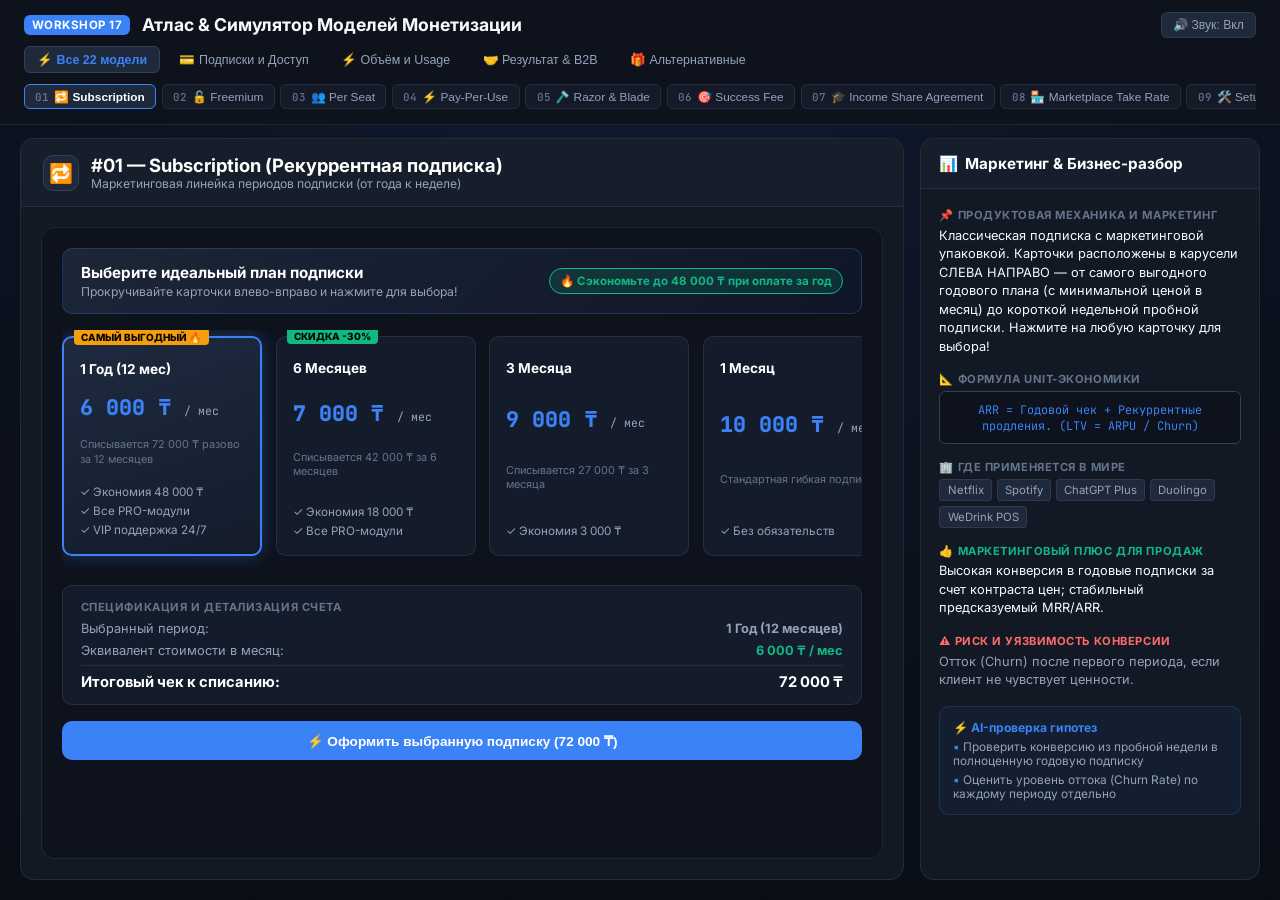
<file: index.html>
<!DOCTYPE html>
<html lang="ru">
<head>
  <meta charset="UTF-8">
  <meta name="viewport" content="width=device-width, initial-scale=1.0">
  <title>Матрица Моделей Монетизации — 22 Интерактивных Прототипа</title>
  
  <!-- Vector Favicon -->
  <link rel="icon" type="image/svg+xml" href="data:image/svg+xml,<svg xmlns='http://www.w3.org/2000/svg' viewBox='0 0 100 100'><text y='.9em' font-size='90'>⚡</text></svg>">
  
  <!-- Google Fonts -->
  <link rel="preconnect" href="https://fonts.googleapis.com">
  <link rel="preconnect" href="https://fonts.gstatic.com" crossorigin>
  <link href="https://fonts.googleapis.com/css2?family=Inter:wght@400;500;600;700&family=JetBrains+Mono:wght@500;700&family=Outfit:wght@600;700;800&display=swap" rel="stylesheet">
  
  <link rel="stylesheet" href="styles.css">
</head>
<body>

  <!-- Ambient Glow Background -->
  <div class="ambient-glow"></div>

  <!-- Header & Navigation -->
  <header class="app-header">
    <div class="header-top">
      <div class="logo-container">
        <span class="logo-badge">WORKSHOP 17</span>
        <h1 class="app-title">Атлас & Симулятор Моделей Монетизации</h1>
      </div>
      
      <div class="header-actions">
        <button id="sound-toggle" class="sound-toggle-btn" onclick="toggleSound()">
          🔊 Звук: Вкл
        </button>
      </div>
    </div>

    <!-- Category Tabs Filter -->
    <div class="category-bar" id="category-bar">
      <!-- Populated dynamically via JS -->
    </div>

    <!-- Model Carousel/Selector Pills -->
    <div class="models-scroll-bar" id="models-scroll-bar">
      <!-- Populated dynamically via JS -->
    </div>
  </header>

  <!-- Dual-Panel Main Workspace (75% / 25%) -->
  <main class="app-workspace">
    
    <!-- LEFT PANEL: 75% VISUAL STAGE & LIVE SIMULATOR -->
    <section class="main-stage">
      <div class="stage-header" id="stage-header">
        <!-- Dynamic header via JS -->
      </div>

      <div class="stage-body" id="stage-body">
        <!-- Dynamic visual interactive simulator via JS -->
      </div>
    </section>

    <!-- RIGHT PANEL: 25% SIDEBAR BUSINESS BREAKDOWN -->
    <aside class="sidebar-panel">
      <div class="sidebar-header">
        <h3 class="sidebar-title" id="sidebar-title">
          <span>💡</span> Бизнес-разбор
        </h3>
      </div>

      <div class="sidebar-body" id="sidebar-body">
        <!-- Dynamic breakdown & formula & AI validation via JS -->
      </div>
    </aside>
  </main>

  <!-- ENTERPRISE CHECKOUT SIMULATION MODAL -->
  <div id="checkout-modal-overlay" class="checkout-modal-overlay" style="display: none;">
    <div class="checkout-modal">
      <div class="checkout-modal-header">
        <div>
          <h3 class="checkout-modal-title">Безопасный эквайринг Stripe / B2B Pay</h3>
          <p class="checkout-modal-sub" id="checkout-item-name">Оплата подписки Business PRO</p>
        </div>
        <button class="checkout-close-btn" onclick="closeCheckoutModal()">&times;</button>
      </div>

      <div class="checkout-modal-body">
        <!-- Payment Method Tabs -->
        <div class="pay-method-tabs">
          <button class="pay-tab active" id="tab-card" onclick="setPayMethod('card')">💳 Банковская карта</button>
          <button class="pay-tab" id="tab-b2b" onclick="setPayMethod('b2b')">🏢 Безналичный счет</button>
        </div>

        <!-- Card Payment Form -->
        <div id="pay-form-card" class="pay-form-section">
          <div class="control-group">
            <label class="control-label">Номер карты:</label>
            <div class="card-input-wrap">
              <input type="text" id="card-number-input" placeholder="4111 1111 1111 1111" value="4111 2222 3333 4444" maxlength="19" oninput="formatCardNumber(this)">
              <span id="card-brand-icon" class="card-brand-tag">VISA</span>
            </div>
          </div>

          <div style="display: grid; grid-template-columns: 1fr 1fr; gap: 0.75rem;">
            <div class="control-group">
              <label class="control-label">Срок действия:</label>
              <input type="text" id="card-exp-input" placeholder="12/28" value="12/28" maxlength="5" oninput="formatCardExp(this)">
            </div>
            <div class="control-group">
              <label class="control-label">CVC / CWW:</label>
              <input type="password" id="card-cvc-input" placeholder="•••" value="888" maxlength="3">
            </div>
          </div>

          <div class="control-group">
            <label class="control-label">Имя на карте:</label>
            <input type="text" id="card-name-input" placeholder="ALEXANDER PETROV" value="ALEXANDER PETROV" style="text-transform: uppercase;">
          </div>
        </div>

        <!-- B2B Invoice Form -->
        <div id="pay-form-b2b" class="pay-form-section" style="display: none;">
          <div class="control-group">
            <label class="control-label">Наименование компании / БИН:</label>
            <input type="text" placeholder="ТОО 'Acme Enterprise' / БИН 210440029102" value="ТОО 'WeDrink Enterprise' / БИН 210440029102">
          </div>
          <div class="control-group">
            <label class="control-label">Расчетный счет (IBAN):</label>
            <input type="text" placeholder="KZ889260192830192830" value="KZ889260192830192830">
          </div>
          <div class="control-group">
            <label class="control-label">Email для отправки счета и ЭСФ:</label>
            <input type="email" placeholder="accounting@acme-corp.com" value="accounting@wedrink.kz">
          </div>
        </div>

        <div class="checkout-amount-bar">
          <span>Сумма к списанию:</span>
          <strong id="checkout-amount-val" style="color: var(--secondary-accent); font-size: 1.15rem;">24 900 ₸</strong>
        </div>
      </div>

      <div class="checkout-modal-footer">
        <button id="checkout-submit-btn" class="sim-action-btn" style="width: 100%;" onclick="submitCheckoutPayment()">
          ⚡ Подтвердить и оплатить (<span id="checkout-btn-amount">24 900 ₸</span>)
        </button>
      </div>
    </div>
  </div>

  <script src="app.js"></script>
</body>
</html>
</file>
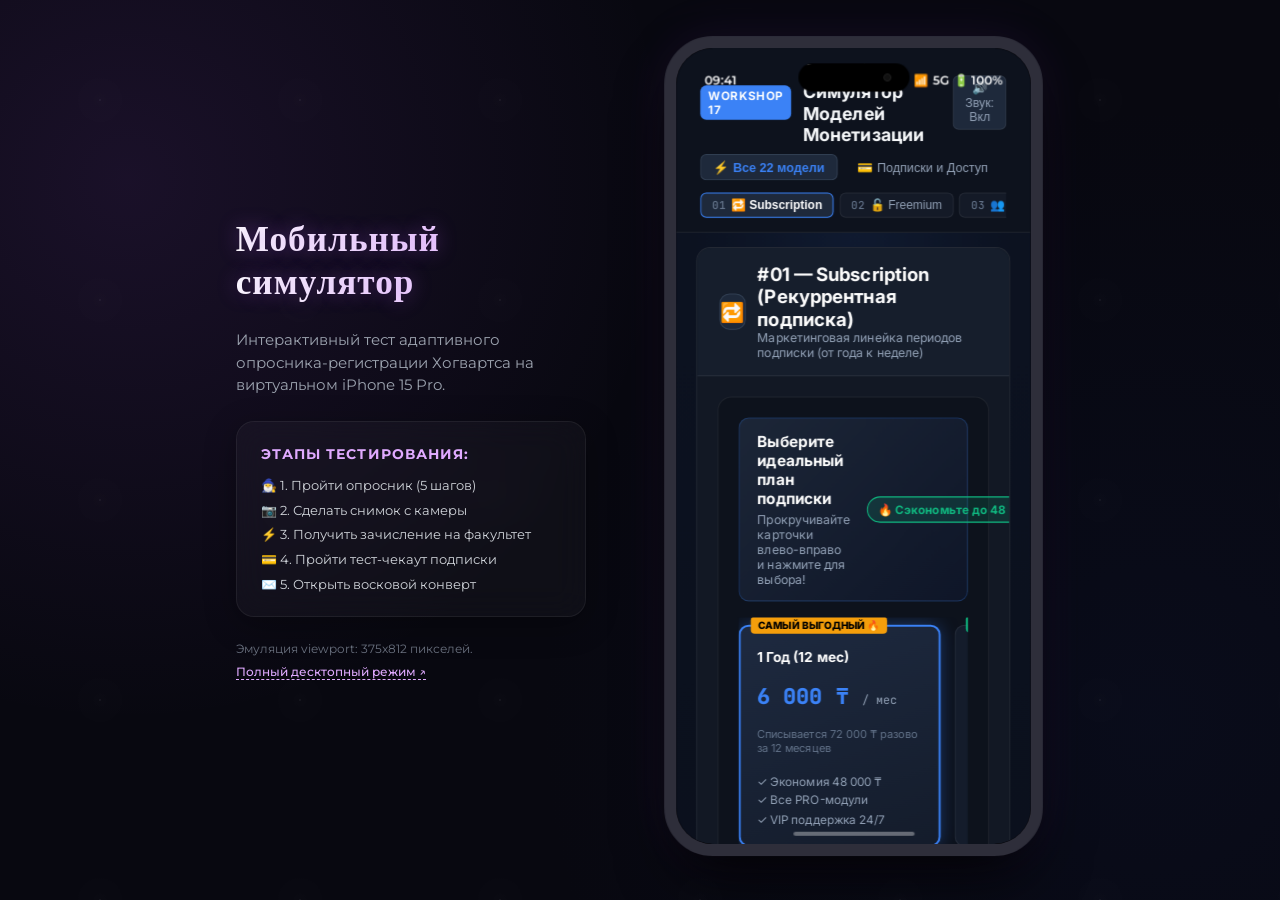
<file: iphone.html>
<!DOCTYPE html>
<html lang="ru">
<head>
  <meta charset="UTF-8">
  <meta name="viewport" content="width=device-width, initial-scale=1.0">
  <title>Хогвартс: Мобильная версия (iPhone Mockup)</title>
  
  <link rel="icon" type="image/svg+xml" href="data:image/svg+xml,<svg xmlns='http://www.w3.org/2000/svg' viewBox='0 0 100 100'><path d='M50 15 C42 20 48 30 40 40 C35 50 25 50 22 60 C20 70 30 75 35 80 C38 82 62 82 65 80 C70 75 80 70 78 60 C75 50 65 50 60 40 C52 30 58 20 50 15 Z' fill='%238b5a2b' stroke='%235c3a21' stroke-width='4' stroke-linejoin='round'/><path d='M10 80 C30 75 70 75 90 80 C80 88 20 88 10 80 Z' fill='%235c3a21' stroke='%233d2516' stroke-width='3'/><path d='M42 66 C45 69 55 69 58 66' fill='none' stroke='%233d2516' stroke-width='4' stroke-linecap='round'/><circle cx='43' cy='56' r='3' fill='%233d2516'/><circle cx='57' cy='56' r='3' fill='%233d2516'/></svg>">
  
  <link rel="preconnect" href="https://fonts.googleapis.com">
  <link rel="preconnect" href="https://fonts.gstatic.com" crossorigin>
  <link href="https://fonts.googleapis.com/css2?family=Cinzel:wght@700;800;900&family=Montserrat:wght@400;500;600;700&display=swap" rel="stylesheet">
  
  <style>
    :root {
      --bg-color: #080810;
      --font-body: 'Montserrat', sans-serif;
      --font-title: 'Cinzel', serif;
      --primary-color: #9d4edd;
      --primary-glow: rgba(157, 78, 221, 0.4);
      --secondary-color: #e0aaff;
    }

    * {
      box-sizing: border-box;
      margin: 0;
      padding: 0;
    }

    body {
      background-color: var(--bg-color);
      color: #fff;
      font-family: var(--font-body);
      height: 100vh;
      width: 100vw;
      display: flex;
      align-items: center;
      justify-content: center;
      overflow: hidden;
      position: relative;
      background-image: 
        radial-gradient(circle at 10% 20%, rgba(157, 78, 221, 0.12) 0%, transparent 40%),
        radial-gradient(circle at 90% 80%, rgba(14, 26, 64, 0.22) 0%, transparent 45%);
    }

    .stars {
      position: absolute;
      top: 0;
      left: 0;
      width: 100%;
      height: 100%;
      background-image: radial-gradient(white, rgba(255,255,255,.05) 1px, transparent 30px);
      background-size: 200px 200px;
      opacity: 0.15;
      z-index: -1;
    }

    /* Page Layout Split */
    .page-layout {
      display: flex;
      flex-direction: row;
      align-items: center;
      justify-content: center;
      gap: 5rem;
      width: 100%;
      max-width: 1100px;
      padding: 2rem;
      height: 100%;
    }

    /* Left Column Info */
    .sidebar-info {
      flex: 0 0 350px;
      display: flex;
      flex-direction: column;
      gap: 1.5rem;
    }

    .sidebar-info h1 {
      font-family: var(--font-title);
      font-size: 2.2rem;
      line-height: 1.2;
      letter-spacing: 0.03em;
      background: linear-gradient(to right, #ffffff, var(--secondary-color));
      -webkit-background-clip: text;
      -webkit-text-fill-color: transparent;
      text-shadow: 0 0 20px var(--primary-glow);
    }

    .sidebar-info p.tagline {
      font-size: 0.95rem;
      color: #9ca3af;
      line-height: 1.5;
    }

    /* Glass list of steps */
    .instructions-box {
      background: rgba(255, 255, 255, 0.03);
      backdrop-filter: blur(16px);
      -webkit-backdrop-filter: blur(16px);
      border: 1px solid rgba(255, 255, 255, 0.06);
      padding: 1.5rem;
      border-radius: 18px;
      box-shadow: 0 8px 32px 0 rgba(0, 0, 0, 0.3);
      display: flex;
      flex-direction: column;
      gap: 0.75rem;
    }

    .instructions-box h3 {
      font-size: 0.85rem;
      text-transform: uppercase;
      letter-spacing: 0.08em;
      color: var(--secondary-color);
      margin-bottom: 0.25rem;
    }

    .instructions-box ul {
      list-style: none;
      display: flex;
      flex-direction: column;
      gap: 0.6rem;
      font-size: 0.8rem;
      color: #d1d5db;
    }

    .instructions-box li {
      display: flex;
      align-items: center;
      gap: 0.5rem;
    }

    /* Lower actions & hints */
    .hint-container {
      display: flex;
      flex-direction: column;
      gap: 0.5rem;
      font-size: 0.75rem;
      color: #6b7280;
    }

    .back-to-full {
      color: var(--secondary-color);
      text-decoration: none;
      border-bottom: 1px dashed var(--secondary-color);
      align-self: flex-start;
      transition: all 0.2s ease;
      font-weight: 500;
    }

    .back-to-full:hover {
      color: #fff;
      border-color: #fff;
      text-shadow: 0 0 8px var(--primary-glow);
    }

    /* Right Column: iPhone Wrapper & Scaling */
    .iphone-container {
      display: flex;
      align-items: center;
      justify-content: center;
      position: relative;
      /* Dynamic size computed by JS */
      width: 375px;
      height: 812px;
    }

    .iphone-device {
      position: absolute;
      width: 375px;
      height: 812px;
      background: #000;
      border: 12px solid #2e2e3a;
      border-radius: 48px;
      box-shadow: 
        0 30px 60px -15px rgba(0, 0, 0, 0.95),
        0 0 50px rgba(157, 78, 221, 0.1);
      overflow: hidden;
      display: flex;
      flex-direction: column;
      transform-origin: center center;
      will-change: transform;
    }

    /* iPhone Buttons */
    .iphone-device::before {
      content: '';
      position: absolute;
      left: -15px;
      top: 140px;
      width: 3px;
      height: 50px;
      background: #3a3a4a;
      border-radius: 3px 0 0 3px;
      box-shadow: 0 60px 0 #3a3a4a;
    }

    .iphone-device::after {
      content: '';
      position: absolute;
      right: -15px;
      top: 180px;
      width: 3px;
      height: 75px;
      background: #3a3a4a;
      border-radius: 0 3px 3px 0;
    }

    /* Dynamic Island */
    .dynamic-island {
      position: absolute;
      top: 15px;
      left: 50%;
      transform: translateX(-50%);
      width: 110px;
      height: 28px;
      background: #000;
      border-radius: 20px;
      z-index: 100;
      display: flex;
      align-items: center;
      justify-content: space-between;
      padding: 0 12px;
      pointer-events: none;
    }

    .camera-lens {
      width: 8px;
      height: 8px;
      background: #111;
      border-radius: 50%;
      border: 1px solid #222;
      position: absolute;
      right: 18px;
      top: 10px;
    }

    /* Phone Status Bar */
    .status-bar {
      position: absolute;
      top: 0;
      left: 0;
      width: 100%;
      height: 48px;
      z-index: 90;
      display: flex;
      justify-content: space-between;
      align-items: center;
      padding: 15px 28px 0 28px;
      font-size: 0.72rem;
      font-weight: 600;
      color: #fff;
      pointer-events: none;
    }

    .status-right {
      display: flex;
      align-items: center;
      gap: 5px;
    }

    /* Iframe */
    .screen-content {
      width: 100%;
      height: 100%;
      border: none;
      background: #080810;
      border-radius: 36px;
      overflow: hidden;
    }

    /* Home Indicator */
    .home-indicator {
      position: absolute;
      bottom: 8px;
      left: 50%;
      transform: translateX(-50%);
      width: 120px;
      height: 4px;
      background: rgba(255, 255, 255, 0.35);
      border-radius: 2px;
      z-index: 100;
      pointer-events: none;
    }

    /* ==========================================
       RESPONSIVENESS (SMALLER DESKTOPS / TABLETS)
       ========================================== */

    @media (max-width: 900px) {
      body {
        overflow-y: auto;
        height: auto;
      }
      
      .page-layout {
        flex-direction: column;
        gap: 2.5rem;
        height: auto;
        padding: 3rem 1.5rem;
      }

      .sidebar-info {
        flex: 1;
        width: 100%;
        max-width: 500px;
        text-align: center;
        align-items: center;
      }

      .back-to-full {
        align-self: center;
      }
      
      .iphone-container {
        margin-top: 1rem;
      }
    }
  </style>
</head>
<body>
  
  <div class="stars"></div>

  <div class="page-layout">
    
    <div class="sidebar-info">
      <h1>Мобильный<br>симулятор</h1>
      <p class="tagline">Интерактивный тест адаптивного опросника-регистрации Хогвартса на виртуальном iPhone 15 Pro.</p>
      
      <div class="instructions-box">
        <h3>Этапы тестирования:</h3>
        <ul>
          <li>🧙‍♂️ 1. Пройти опросник (5 шагов)</li>
          <li>📷 2. Сделать снимок с камеры</li>
          <li>⚡ 3. Получить зачисление на факультет</li>
          <li>💳 4. Пройти тест-чекаут подписки</li>
          <li>✉️ 5. Открыть восковой конверт</li>
        </ul>
      </div>

      <div class="hint-container">
        <p>Эмуляция viewport: 375x812 пикселей.</p>
        <a href="index.html" class="back-to-full">Полный десктопный режим ↗</a>
      </div>
    </div>

    <div class="iphone-container">
      <div class="iphone-device">
        <!-- Status Bar -->
        <div class="status-bar">
          <div class="status-left">09:41</div>
          <div class="status-right">
            <span>📶</span>
            <span>5G</span>
            <span>🔋 100%</span>
          </div>
        </div>

        <!-- Dynamic Island -->
        <div class="dynamic-island">
          <div class="camera-lens"></div>
        </div>

        <!-- Embedded content -->
        <iframe class="screen-content" src="index.html"></iframe>

        <!-- Home Bar -->
        <div class="home-indicator"></div>
      </div>
    </div>

  </div>

  <script>
    function adjustScale() {
      // Scale based on height only when in row layout (viewport width > 900px)
      if (window.innerWidth > 900) {
        const device = document.querySelector('.iphone-device');
        const container = document.querySelector('.iphone-container');
        
        // Give phone 40px margin from top/bottom of the browser window
        const availableHeight = window.innerHeight - 80;
        const baseHeight = 812;
        const baseWidth = 375;
        
        const scale = availableHeight / baseHeight;
        // Limit maximum scale to 1.1x, and minimum scale to 0.45x
        const finalScale = Math.min(Math.max(scale, 0.45), 1.1);
        
        // Update device scale
        device.style.transform = `scale(${finalScale})`;
        
        // Match container physical bounding box to prevent page scrolling!
        container.style.width = `${baseWidth * finalScale}px`;
        container.style.height = `${baseHeight * finalScale}px`;
        
        // Reset phone absolute positioning offset
        device.style.top = '0';
        device.style.left = '0';
      } else {
        // Reset scaling on mobile stacked layout
        const device = document.querySelector('.iphone-device');
        const container = document.querySelector('.iphone-container');
        
        device.style.transform = '';
        device.style.top = '';
        device.style.left = '';
        container.style.width = '';
        container.style.height = '';
      }
    }

    window.addEventListener('load', adjustScale);
    window.addEventListener('resize', adjustScale);
  </script>

</body>
</html>
</file>
<file: styles.css>
/* ==========================================
   MONETIZATION MATRIX 22 - COMPLETE ENTERPRISE & MARKETING STYLESHEET
   ========================================== */

:root {
  --bg-dark: #090d16;
  --panel-bg: #121824;
  --panel-border: rgba(255, 255, 255, 0.08);
  
  --primary-accent: #3b82f6;
  --primary-glow: rgba(59, 130, 246, 0.3);
  --secondary-accent: #10b981;
  --secondary-glow: rgba(16, 185, 129, 0.3);
  --amber-accent: #f59e0b;
  --red-accent: #ef4444;
  --purple-accent: #8b5cf6;
  
  --text-main: #f8fafc;
  --text-muted: #94a3b8;
  --text-dim: #64748b;
  
  --font-heading: 'Inter', -apple-system, sans-serif;
  --font-body: 'Inter', -apple-system, sans-serif;
  --font-mono: 'JetBrains Mono', monospace;
  
  --radius-lg: 14px;
  --radius-md: 10px;
  --radius-sm: 6px;
  
  --transition-fast: 0.15s ease;
  --transition-normal: 0.25s ease;
}

* {
  box-sizing: border-box;
  margin: 0;
  padding: 0;
}

body {
  background-color: var(--bg-dark);
  color: var(--text-main);
  font-family: var(--font-body);
  height: 100vh;
  overflow: hidden;
  display: flex;
  flex-direction: column;
  position: relative;
  -webkit-font-smoothing: antialiased;
}

.ambient-glow {
  position: absolute;
  top: 0;
  left: 0;
  width: 100%;
  height: 100%;
  pointer-events: none;
  background-image: 
    radial-gradient(ellipse at 50% 0%, rgba(59, 130, 246, 0.08) 0%, transparent 65%),
    linear-gradient(to bottom, rgba(15, 23, 42, 0.6), var(--bg-dark));
  z-index: 0;
}

/* ==========================================
   HEADER & NAVIGATION BAR
   ========================================== */

.app-header {
  position: relative;
  z-index: 10;
  padding: 0.75rem 1.5rem;
  display: flex;
  flex-direction: column;
  gap: 0.55rem;
  background: #0d121d;
  border-bottom: 1px solid var(--panel-border);
}

.header-top {
  display: flex;
  align-items: center;
  justify-content: space-between;
}

.logo-container {
  display: flex;
  align-items: center;
  gap: 0.75rem;
}

.logo-badge {
  background: var(--primary-accent);
  color: #fff;
  padding: 0.2rem 0.5rem;
  border-radius: var(--radius-sm);
  font-weight: 700;
  font-size: 0.72rem;
  letter-spacing: 0.04em;
  text-transform: uppercase;
}

.app-title {
  font-family: var(--font-heading);
  font-size: 1.1rem;
  font-weight: 700;
  color: #f8fafc;
}

.sound-toggle-btn {
  background: #1e293b;
  border: 1px solid var(--panel-border);
  color: var(--text-muted);
  padding: 0.3rem 0.7rem;
  border-radius: var(--radius-sm);
  font-size: 0.76rem;
  cursor: pointer;
  display: flex;
  align-items: center;
  gap: 0.35rem;
}

.sound-toggle-btn:hover {
  background: #334155;
  color: #fff;
}

.category-bar {
  display: flex;
  align-items: center;
  gap: 0.4rem;
  overflow-x: auto;
  scrollbar-width: none;
}

.category-bar::-webkit-scrollbar {
  display: none;
}

.category-tab {
  background: transparent;
  border: 1px solid transparent;
  color: var(--text-muted);
  padding: 0.3rem 0.75rem;
  border-radius: var(--radius-sm);
  font-size: 0.78rem;
  font-weight: 500;
  cursor: pointer;
  white-space: nowrap;
}

.category-tab.active {
  background: #1e293b;
  border-color: #334155;
  color: var(--primary-accent);
  font-weight: 600;
}

.models-scroll-bar {
  display: flex;
  align-items: center;
  gap: 0.35rem;
  overflow-x: auto;
  padding: 0.15rem 0;
  scrollbar-width: thin;
}

.model-pill {
  background: #141a27;
  border: 1px solid var(--panel-border);
  color: var(--text-muted);
  padding: 0.28rem 0.65rem;
  border-radius: var(--radius-sm);
  font-size: 0.74rem;
  font-weight: 500;
  cursor: pointer;
  white-space: nowrap;
  display: flex;
  align-items: center;
  gap: 0.3rem;
}

.model-pill.active {
  background: #1e293b;
  border-color: var(--primary-accent);
  color: #fff;
  font-weight: 600;
}

.model-number {
  color: var(--text-dim);
  font-size: 0.68rem;
  font-family: var(--font-mono);
}

/* ==========================================
   WORKSPACE DUAL-PANEL LAYOUT (75% / 25%)
   ========================================== */

.app-workspace {
  position: relative;
  z-index: 5;
  flex: 1;
  display: grid;
  grid-template-columns: 1fr 340px;
  gap: 1rem;
  padding: 0.85rem 1.25rem 1.25rem 1.25rem;
  height: calc(100vh - 115px);
  overflow: hidden;
}

@media (min-width: 1500px) {
  .app-workspace {
    grid-template-columns: 1fr 390px;
  }
}

/* ==========================================
   LEFT PANEL: 75% VISUAL STAGE & SIMULATOR
   ========================================== */

.main-stage {
  background: var(--panel-bg);
  border: 1px solid var(--panel-border);
  border-radius: var(--radius-lg);
  display: flex;
  flex-direction: column;
  overflow: hidden;
  position: relative;
  height: 100%;
}

.stage-header {
  padding: 0.95rem 1.35rem;
  border-bottom: 1px solid var(--panel-border);
  display: flex;
  align-items: center;
  justify-content: space-between;
  background: #161e2c;
}

.model-title-wrap {
  display: flex;
  align-items: center;
  gap: 0.75rem;
}

.model-icon-box {
  width: 36px;
  height: 36px;
  border-radius: var(--radius-md);
  background: #1e293b;
  border: 1px solid #334155;
  display: flex;
  align-items: center;
  justify-content: center;
  font-size: 1.2rem;
}

.model-title {
  font-family: var(--font-heading);
  font-size: 1.15rem;
  font-weight: 700;
  color: #fff;
}

.model-subtitle {
  font-size: 0.76rem;
  color: var(--text-muted);
}

.stage-body {
  flex: 1;
  padding: 1.25rem;
  overflow-y: auto;
  display: flex;
  flex-direction: column;
  gap: 1.1rem;
  height: 100%;
}

/* Marketing Hero Header Card */
.marketing-hero-banner {
  background: linear-gradient(135deg, rgba(30, 41, 59, 0.9), rgba(15, 23, 42, 0.9));
  border: 1px solid rgba(59, 130, 246, 0.25);
  border-radius: var(--radius-md);
  padding: 0.85rem 1.1rem;
  display: flex;
  align-items: center;
  justify-content: space-between;
  gap: 1rem;
}

.marketing-hero-title {
  font-size: 0.95rem;
  font-weight: 700;
  color: #fff;
}

.marketing-hero-sub {
  font-size: 0.76rem;
  color: var(--text-muted);
  margin-top: 0.15rem;
}

.marketing-savings-badge {
  background: rgba(16, 185, 129, 0.15);
  border: 1px solid var(--secondary-accent);
  color: var(--secondary-accent);
  font-size: 0.72rem;
  font-weight: 700;
  padding: 0.3rem 0.65rem;
  border-radius: 20px;
  white-space: nowrap;
}

/* Simulator Container Card */
.simulator-card {
  background: #0d121c;
  border: 1px solid var(--panel-border);
  border-radius: var(--radius-lg);
  padding: 1.25rem;
  display: flex;
  flex-direction: column;
  gap: 1rem;
  position: relative;
  flex: 1;
}

.sim-section-title {
  font-size: 0.75rem;
  font-weight: 700;
  text-transform: uppercase;
  letter-spacing: 0.05em;
  color: var(--text-muted);
  display: flex;
  align-items: center;
  justify-content: space-between;
}

/* Marketing Carousel Grid for Cards (4 на 3 Vertical Cards Carousel) */
.marketing-carousel-grid {
  display: flex;
  gap: 0.85rem;
  overflow-x: auto;
  padding: 0.4rem 0.2rem 0.8rem 0.2rem;
  scroll-snap-type: x mandatory;
  scrollbar-width: thin;
}

.marketing-carousel-grid::-webkit-scrollbar {
  height: 6px;
}

.marketing-carousel-grid::-webkit-scrollbar-thumb {
  background: #334155;
  border-radius: 3px;
}

.marketing-plan-card {
  flex: 0 0 200px;
  scroll-snap-align: start;
  background: #141c2b;
  border: 1px solid var(--panel-border);
  border-radius: var(--radius-md);
  padding: 1.1rem 1rem;
  display: flex;
  flex-direction: column;
  justify-content: space-between;
  gap: 0.6rem;
  cursor: pointer;
  transition: all var(--transition-fast);
  position: relative;
  min-height: 220px;
}

.marketing-plan-card:hover {
  border-color: #334155;
  transform: translateY(-2px);
}

.marketing-plan-card.active {
  background: linear-gradient(160deg, #1e2a40, #141c2b);
  border: 2px solid var(--primary-accent) !important;
  box-shadow: 0 0 18px rgba(59, 130, 246, 0.35);
}

.marketing-plan-card.featured {
  border: 1px solid rgba(59, 130, 246, 0.4);
}

.marketing-card-badge {
  position: absolute;
  top: -10px;
  left: 10px;
  background: var(--secondary-accent);
  color: #000;
  font-size: 0.62rem;
  font-weight: 800;
  padding: 0.15rem 0.45rem;
  border-radius: 4px;
  text-transform: uppercase;
}

.marketing-card-badge.gold {
  background: var(--amber-accent);
}

.plan-card-period {
  font-size: 0.85rem;
  font-weight: 700;
  color: #fff;
  margin-top: 0.3rem;
}

.plan-card-display-price {
  font-size: 1.35rem;
  font-weight: 800;
  color: var(--primary-accent);
  font-family: var(--font-mono);
}

.plan-card-display-price span {
  font-size: 0.72rem;
  color: var(--text-muted);
  font-weight: 400;
}

.plan-card-small-print {
  font-size: 0.68rem;
  color: var(--text-dim);
  line-height: 1.3;
}

.plan-card-features {
  list-style: none;
  font-size: 0.73rem;
  color: var(--text-muted);
  display: flex;
  flex-direction: column;
  gap: 0.3rem;
  margin-top: 0.2rem;
}

.enterprise-table {
  width: 100%;
  border-collapse: collapse;
  font-size: 0.78rem;
  text-align: left;
}

.enterprise-table th {
  background: #182232;
  color: var(--text-muted);
  font-weight: 600;
  padding: 0.55rem 0.75rem;
  border-bottom: 1px solid var(--panel-border);
}

.enterprise-table td {
  padding: 0.55rem 0.75rem;
  border-bottom: 1px solid rgba(255, 255, 255, 0.04);
  color: var(--text-main);
}

.sim-action-btn {
  background: var(--primary-accent);
  color: #fff;
  border: none;
  padding: 0.7rem 1.1rem;
  border-radius: var(--radius-md);
  font-weight: 600;
  font-size: 0.85rem;
  cursor: pointer;
  display: flex;
  align-items: center;
  justify-content: center;
  gap: 0.4rem;
  transition: var(--transition-fast);
}

.sim-action-btn:hover {
  background: #2563eb;
}

.sim-action-btn.secondary {
  background: #1e293b;
  border: 1px solid var(--panel-border);
  color: var(--text-main);
}

.receipt-output-box {
  background: #141c2b;
  border: 1px solid var(--panel-border);
  border-radius: var(--radius-md);
  padding: 0.85rem 1.1rem;
  display: flex;
  flex-direction: column;
  gap: 0.45rem;
}

.receipt-title {
  font-size: 0.7rem;
  text-transform: uppercase;
  letter-spacing: 0.05em;
  color: var(--text-dim);
  font-weight: 700;
}

.receipt-row {
  display: flex;
  justify-content: space-between;
  font-size: 0.8rem;
  color: var(--text-muted);
}

.receipt-row.total {
  border-top: 1px solid var(--panel-border);
  padding-top: 0.4rem;
  font-weight: 700;
  font-size: 0.92rem;
  color: #fff;
}

.sim-toast {
  position: absolute;
  bottom: 1.1rem;
  right: 1.1rem;
  background: #1e293b;
  border: 1px solid var(--secondary-accent);
  padding: 0.6rem 1rem;
  border-radius: var(--radius-md);
  color: #fff;
  font-size: 0.8rem;
  font-weight: 500;
  display: flex;
  align-items: center;
  gap: 0.4rem;
  box-shadow: 0 10px 25px rgba(0, 0, 0, 0.4);
  animation: slideUp 0.25s ease;
  z-index: 50;
}

@keyframes slideUp {
  from { opacity: 0; transform: translateY(10px); }
  to { opacity: 1; transform: translateY(0); }
}

/* ==========================================
   RIGHT PANEL: 25% SIDEBAR BUSINESS BREAKDOWN
   ========================================== */

.sidebar-panel {
  background: var(--panel-bg);
  border: 1px solid var(--panel-border);
  border-radius: var(--radius-lg);
  display: flex;
  flex-direction: column;
  overflow: hidden;
}

.sidebar-header {
  padding: 0.95rem 1.15rem;
  border-bottom: 1px solid var(--panel-border);
  background: #161e2c;
}

.sidebar-title {
  font-family: var(--font-heading);
  font-size: 0.95rem;
  font-weight: 700;
  color: #fff;
  display: flex;
  align-items: center;
  gap: 0.4rem;
}

.sidebar-body {
  flex: 1;
  padding: 1.15rem;
  overflow-y: auto;
  display: flex;
  flex-direction: column;
  gap: 1rem;
}

.info-card-block {
  display: flex;
  flex-direction: column;
  gap: 0.3rem;
}

.info-block-title {
  font-size: 0.7rem;
  text-transform: uppercase;
  letter-spacing: 0.05em;
  color: var(--text-dim);
  font-weight: 700;
}

.info-block-text {
  font-size: 0.8rem;
  line-height: 1.45;
  color: var(--text-main);
}

.formula-box {
  background: #0d121c;
  border: 1px solid #334155;
  border-radius: var(--radius-sm);
  padding: 0.6rem;
  font-family: var(--font-mono);
  font-size: 0.74rem;
  color: var(--primary-accent);
  text-align: center;
}

.example-tags-wrap {
  display: flex;
  flex-wrap: wrap;
  gap: 0.3rem;
}

.example-tag {
  background: #1e293b;
  border: 1px solid var(--panel-border);
  padding: 0.18rem 0.45rem;
  border-radius: 4px;
  font-size: 0.71rem;
  color: var(--text-muted);
}

.ai-validation-box {
  background: rgba(59, 130, 246, 0.06);
  border: 1px solid rgba(59, 130, 246, 0.2);
  border-radius: var(--radius-md);
  padding: 0.8rem;
  display: flex;
  flex-direction: column;
  gap: 0.35rem;
}

.ai-validation-title {
  font-size: 0.76rem;
  font-weight: 700;
  color: var(--primary-accent);
}

.ai-validation-list {
  list-style: none;
  font-size: 0.74rem;
  color: var(--text-muted);
  display: flex;
  flex-direction: column;
  gap: 0.28rem;
}

.ai-validation-list li::before {
  content: '▪ ';
  color: var(--primary-accent);
}

/* ==========================================
   FIXED ENTERPRISE CHECKOUT MODAL (ALWAYS ON TOP)
   ========================================== */

.checkout-modal-overlay {
  position: fixed !important;
  top: 0 !important;
  left: 0 !important;
  width: 100vw !important;
  height: 100vh !important;
  background: rgba(8, 12, 20, 0.88) !important;
  backdrop-filter: blur(12px) !important;
  -webkit-backdrop-filter: blur(12px) !important;
  z-index: 999999 !important;
  display: flex;
  align-items: center;
  justify-content: center;
  padding: 1rem;
  animation: fadeIn 0.2s ease;
}

@keyframes fadeIn {
  from { opacity: 0; }
  to { opacity: 1; }
}

.checkout-modal {
  width: 100%;
  max-width: 460px;
  background: #151c28 !important;
  border: 1px solid #334155 !important;
  border-radius: var(--radius-lg) !important;
  box-shadow: 0 25px 60px rgba(0, 0, 0, 0.9) !important;
  display: flex;
  flex-direction: column;
  overflow: hidden;
  animation: scaleIn 0.25s ease;
}

@keyframes scaleIn {
  from { transform: scale(0.95); opacity: 0; }
  to { transform: scale(1); opacity: 1; }
}

.checkout-modal-header {
  padding: 1.1rem 1.25rem;
  background: #1a2332;
  border-bottom: 1px solid var(--panel-border);
  display: flex;
  align-items: center;
  justify-content: space-between;
}

.checkout-modal-title {
  font-size: 0.98rem;
  font-weight: 700;
  color: #fff;
}

.checkout-modal-sub {
  font-size: 0.76rem;
  color: var(--primary-accent);
  margin-top: 0.15rem;
}

.checkout-close-btn {
  background: none;
  border: none;
  color: var(--text-muted);
  font-size: 1.5rem;
  cursor: pointer;
  line-height: 1;
}

.checkout-close-btn:hover {
  color: #fff;
}

.checkout-modal-body {
  padding: 1.2rem;
  display: flex;
  flex-direction: column;
  gap: 0.9rem;
}

.pay-method-tabs {
  display: flex;
  gap: 0.4rem;
  background: #0f172a;
  padding: 0.25rem;
  border-radius: var(--radius-md);
}

.pay-tab {
  flex: 1;
  background: transparent;
  border: none;
  color: var(--text-muted);
  padding: 0.45rem 0.5rem;
  border-radius: var(--radius-sm);
  font-size: 0.78rem;
  font-weight: 600;
  cursor: pointer;
}

.pay-tab.active {
  background: #1e293b;
  color: #fff;
}

.pay-form-section {
  display: flex;
  flex-direction: column;
  gap: 0.75rem;
}

.card-input-wrap {
  position: relative;
  display: flex;
  align-items: center;
}

.card-input-wrap input, .pay-form-section input, .checkout-modal input {
  width: 100% !important;
  background: #0f172a !important;
  border: 1px solid #334155 !important;
  border-radius: var(--radius-sm) !important;
  padding: 0.55rem 0.8rem !important;
  color: #ffffff !important;
  font-size: 0.82rem !important;
  font-family: var(--font-mono) !important;
}

.card-input-wrap input:focus, .pay-form-section input:focus {
  outline: none;
  border-color: var(--primary-accent) !important;
}

.card-brand-tag {
  position: absolute;
  right: 10px;
  background: var(--primary-accent);
  color: #fff;
  font-size: 0.65rem;
  font-weight: 800;
  padding: 0.15rem 0.4rem;
  border-radius: 3px;
}

.checkout-amount-bar {
  background: #0f172a;
  border: 1px dashed #334155;
  padding: 0.7rem 0.9rem;
  border-radius: var(--radius-md);
  display: flex;
  justify-content: space-between;
  align-items: center;
  font-size: 0.8rem;
}

.checkout-modal-footer {
  padding: 0.9rem 1.25rem;
  background: #1a2332;
  border-top: 1px solid var(--panel-border);
}

@media (max-width: 1024px) {
  body {
    height: auto;
    overflow-y: auto;
  }
  .app-workspace {
    grid-template-columns: 1fr;
    height: auto;
    overflow: visible;
  }
}
</file>
